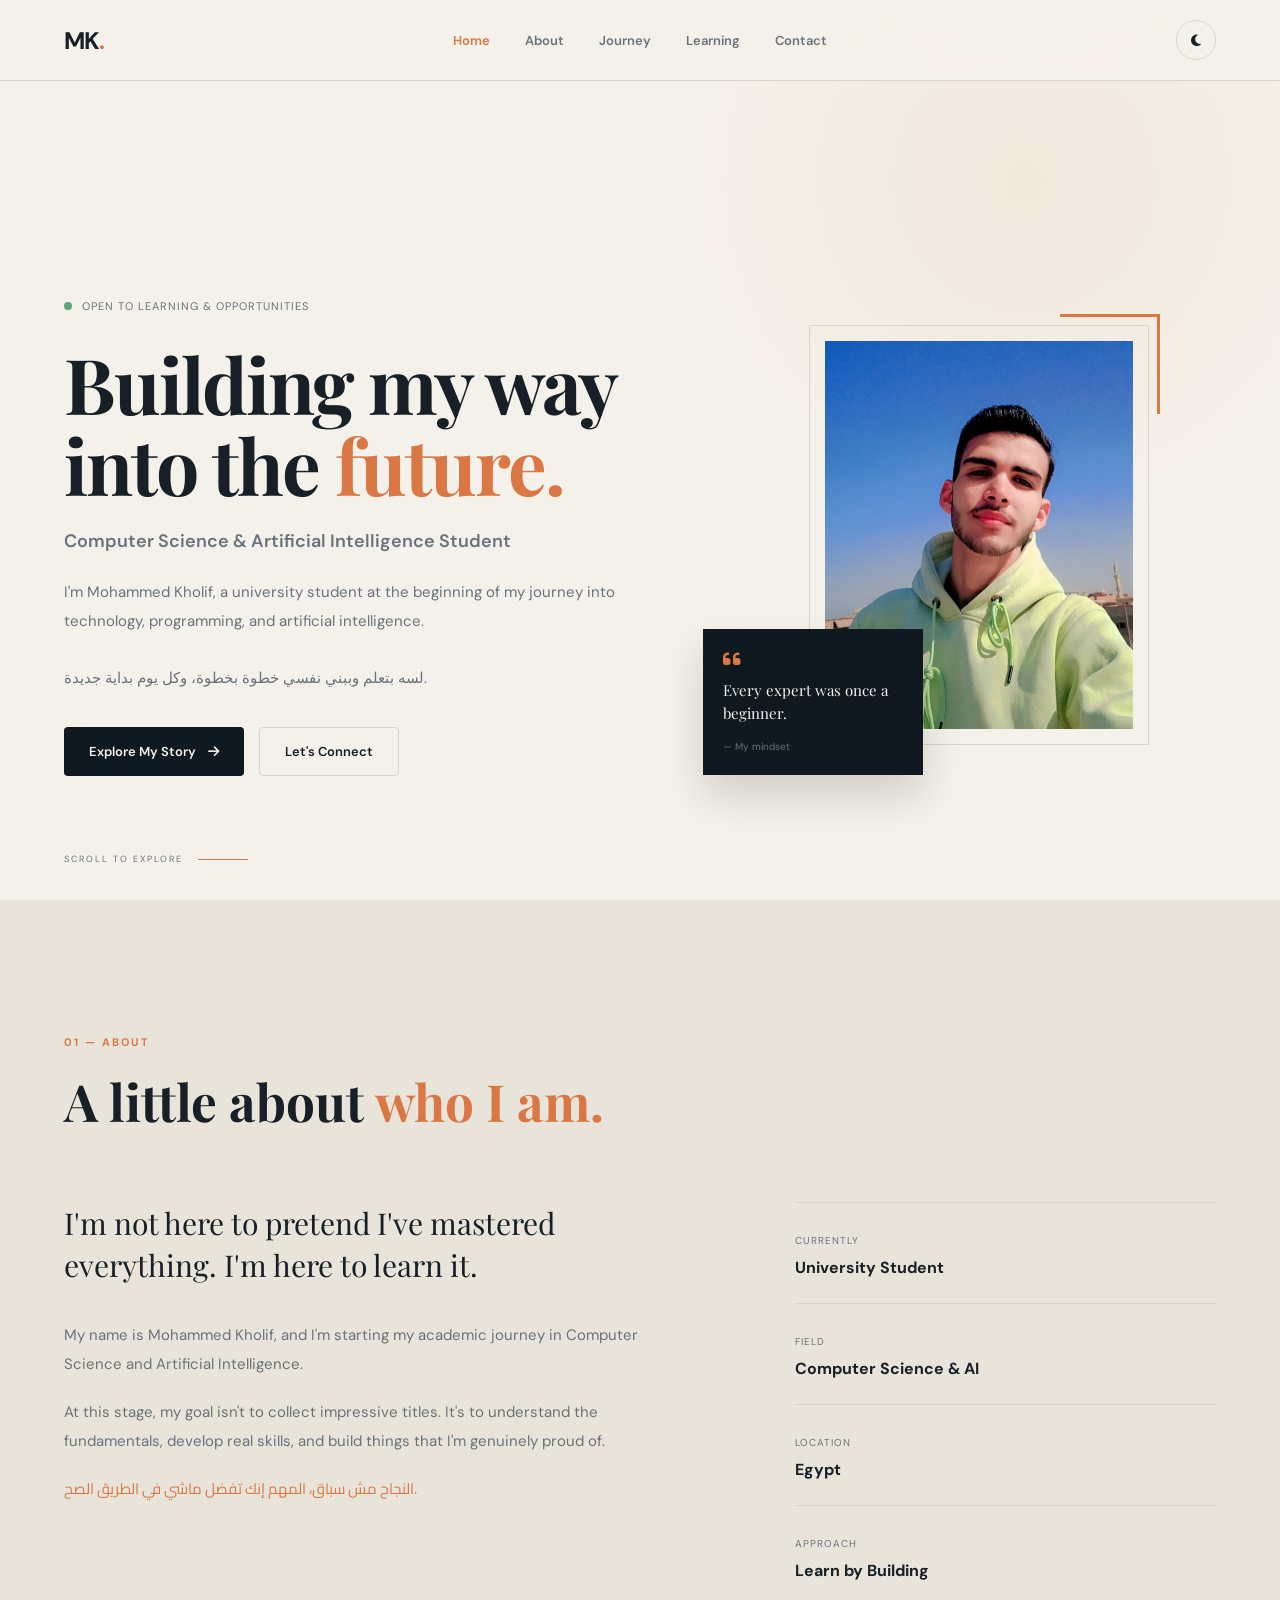
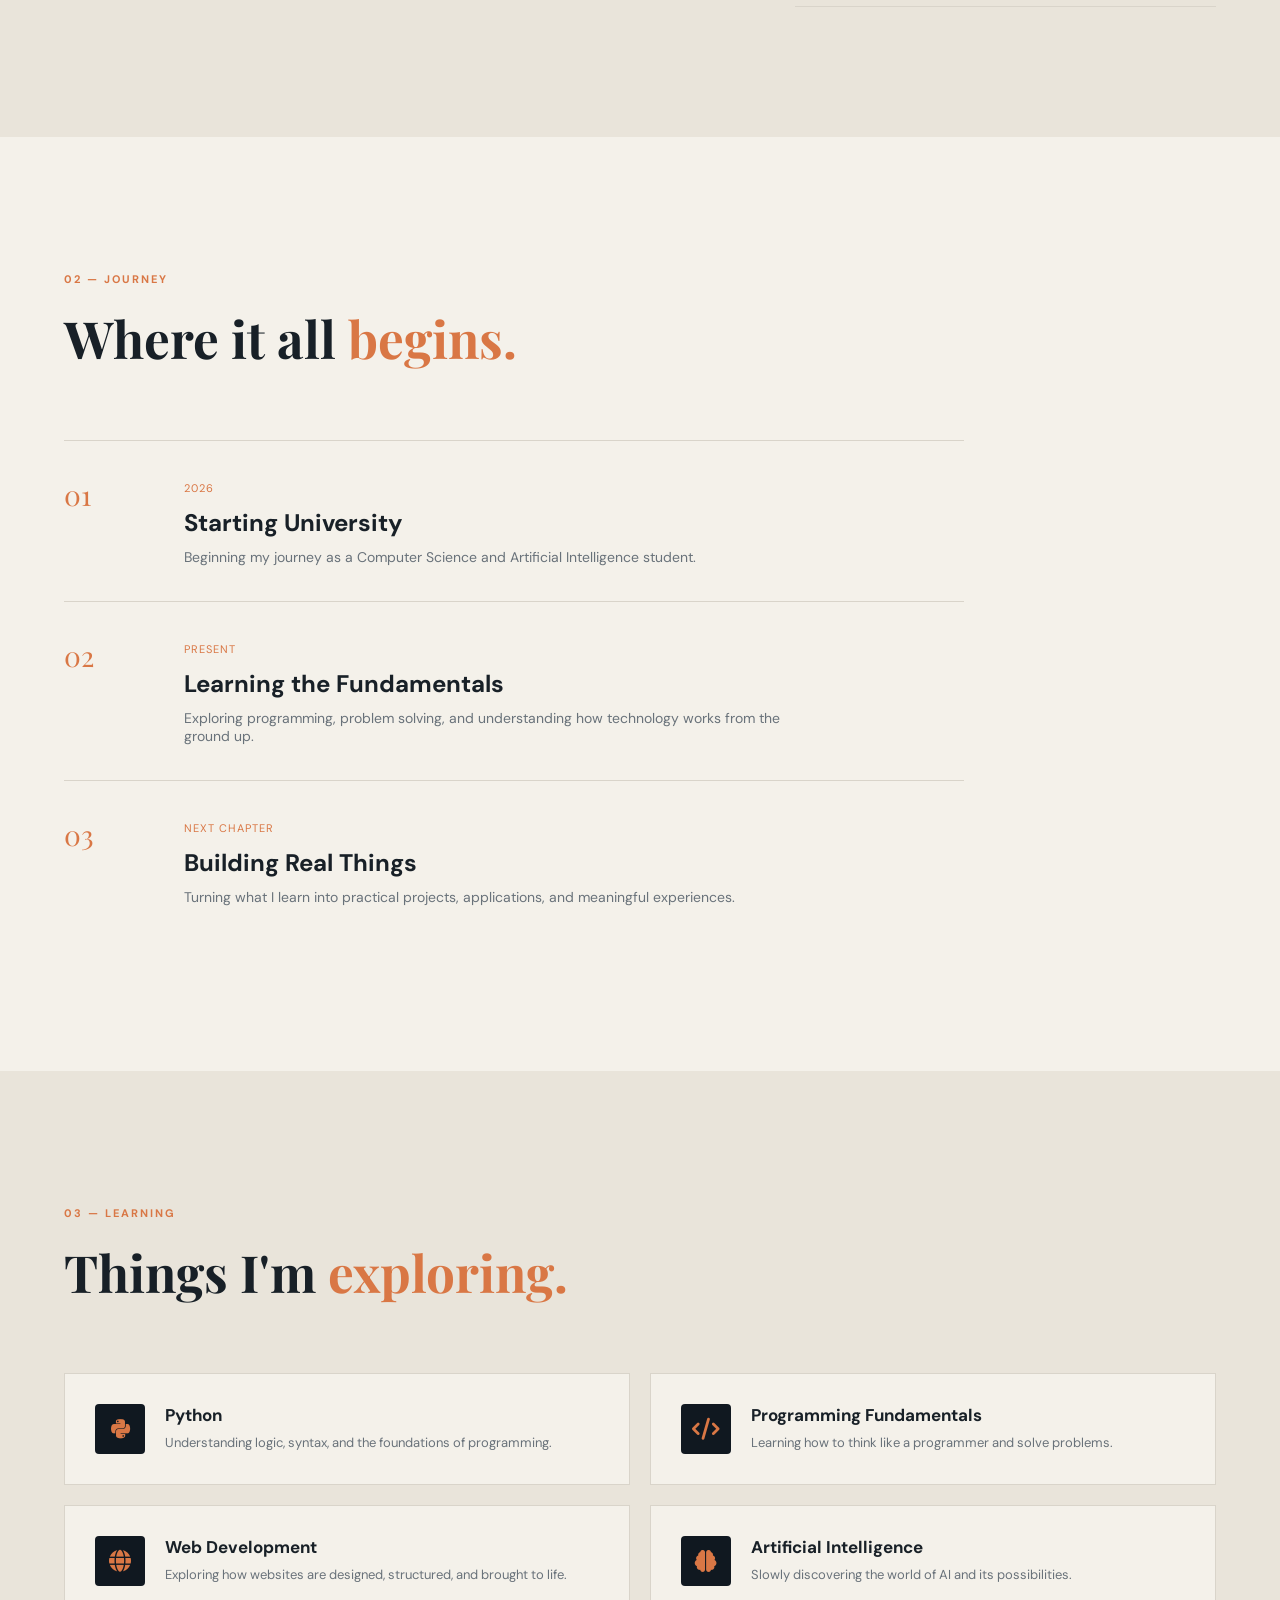
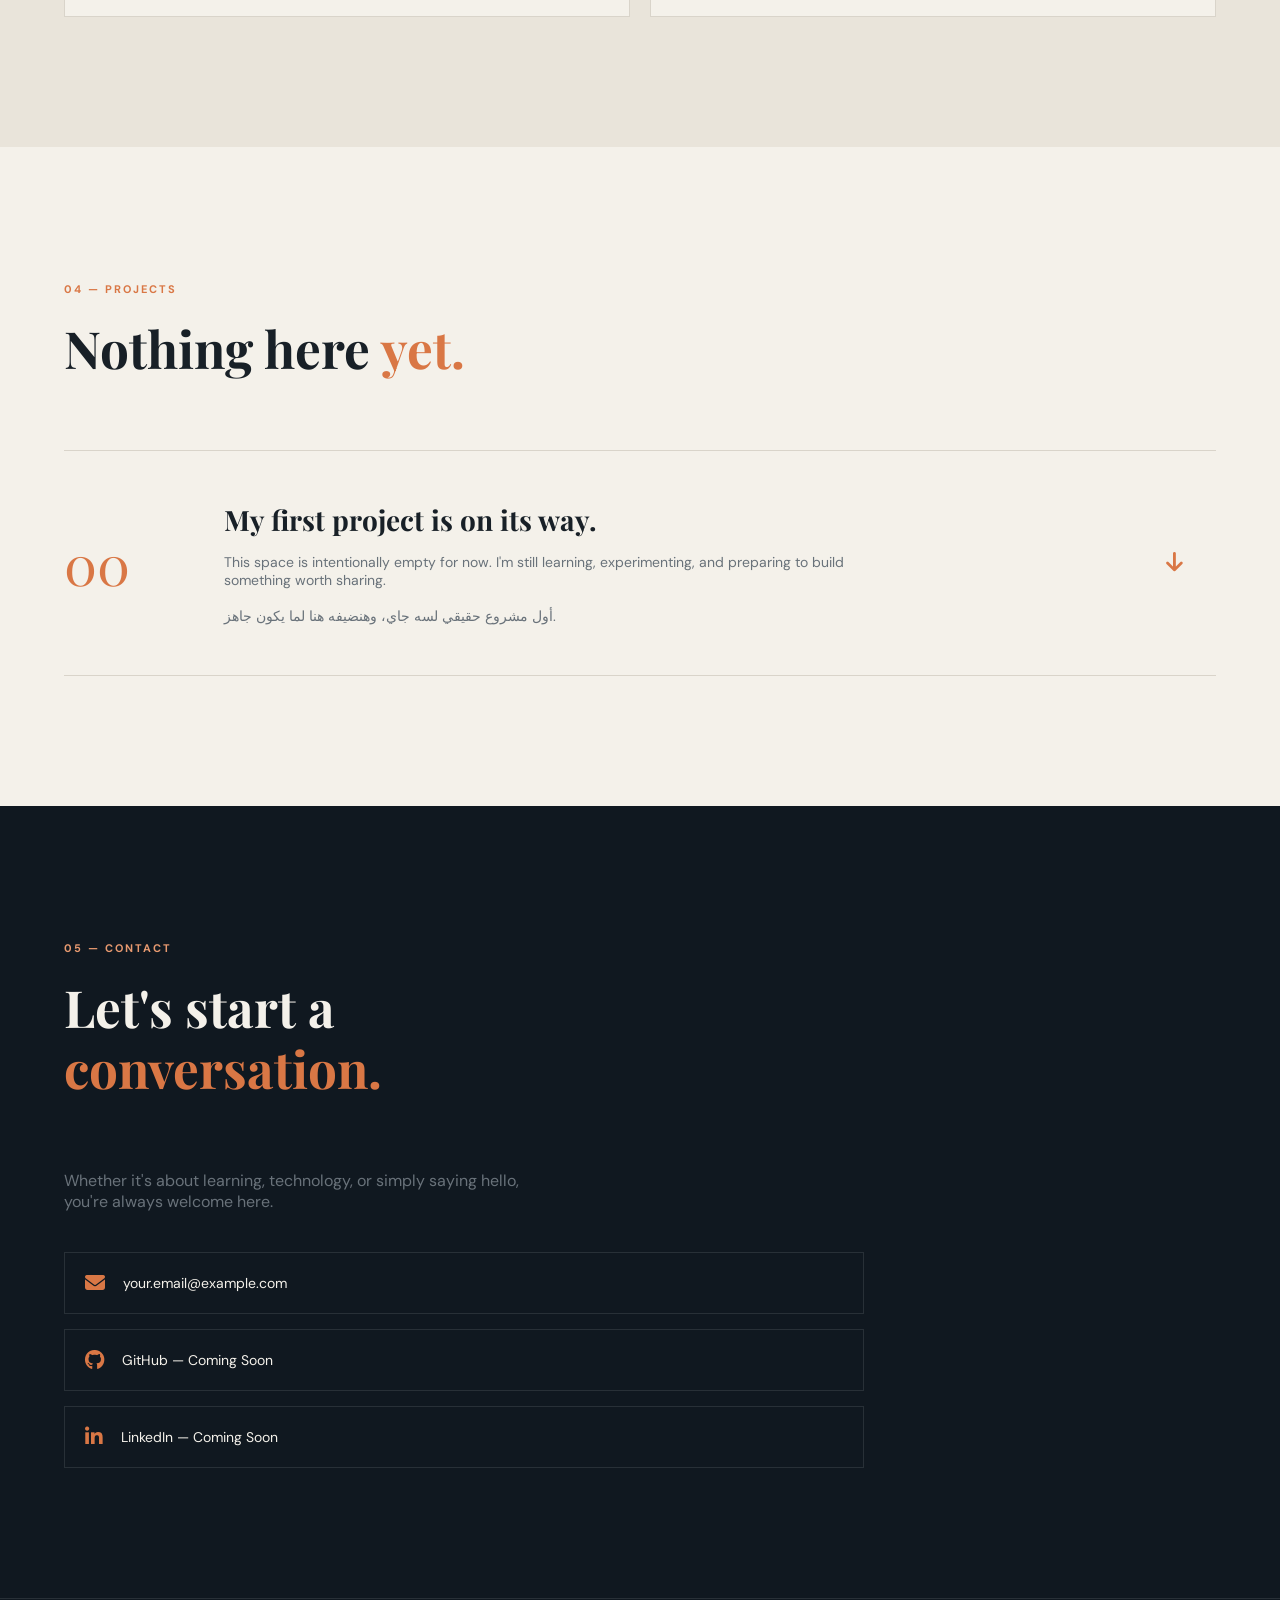
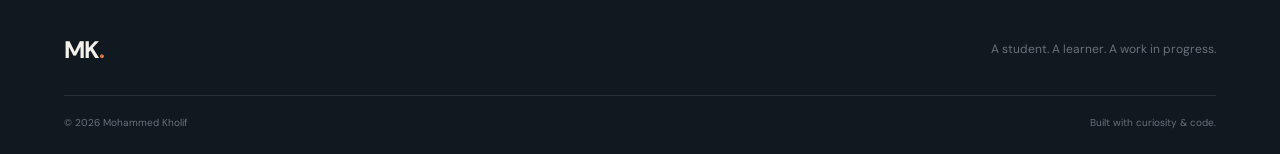
<file: Mohammed-Portfolio/index.html>
<!DOCTYPE html>
<html lang="en">

<head>

    <meta charset="UTF-8">
    <meta name="viewport" content="width=device-width, initial-scale=1.0">

    <title>Mohammed Kholif — Developer in Progress</title>

    <meta name="description"
        content="Mohammed Kholif | Computer Science & Artificial Intelligence Student">

    <link rel="preconnect" href="https://fonts.googleapis.com">
    <link rel="preconnect" href="https://fonts.gstatic.com" crossorigin>

    <link
        href="https://fonts.googleapis.com/css2?family=DM+Sans:wght@400;500;600;700&family=Playfair+Display:wght@600;700&family=Cairo:wght@400;500;600;700&display=swap"
        rel="stylesheet">

    <link rel="stylesheet"
        href="https://cdnjs.cloudflare.com/ajax/libs/font-awesome/6.5.2/css/all.min.css">

    <link rel="stylesheet" href="css/style.css">

</head>

<body>

    <!-- ================= HEADER ================= -->

    <header class="header">

        <div class="container navbar">

            <a href="#home" class="logo">
                MK<span>.</span>
            </a>


            <nav class="nav-menu" id="nav-menu">

                <a href="#home" class="nav-link active">Home</a>
                <a href="#about" class="nav-link">About</a>
                <a href="#journey" class="nav-link">Journey</a>
                <a href="#learning" class="nav-link">Learning</a>
                <a href="#contact" class="nav-link">Contact</a>

            </nav>


            <div class="nav-actions">

                <button class="theme-toggle" id="theme-toggle">
                    <i class="fa-solid fa-moon"></i>
                </button>

                <button class="menu-toggle" id="menu-toggle">
                    <i class="fa-solid fa-bars"></i>
                </button>

            </div>

        </div>

    </header>


    <!-- ================= HERO ================= -->

    <main>

        <section class="hero" id="home">

            <div class="container hero-container">

                <div class="hero-left">

                    <div class="availability">
                        <span></span>
                        Open to learning & opportunities
                    </div>


                    <h1>
                        Building my way
                        <br>
                        into the
                        <em>future.</em>
                    </h1>


                    <p class="hero-role">
                        Computer Science & Artificial Intelligence Student
                    </p>


                    <p class="hero-description">

                        I'm Mohammed Kholif, a university student at the beginning
                        of my journey into technology, programming, and artificial intelligence.

                        <br><br>

                        لسه بتعلم وببني نفسي خطوة بخطوة، وكل يوم بداية جديدة.

                    </p>


                    <div class="hero-actions">

                        <a href="#about" class="btn btn-dark">
                            Explore My Story
                            <i class="fa-solid fa-arrow-right"></i>
                        </a>

                        <a href="#contact" class="btn btn-outline">
                            Let's Connect
                        </a>

                    </div>

                </div>


                <div class="hero-right">

                    <div class="portrait-frame">

                        <div class="portrait-inner">

                            <img src="images/profile.jpg"
                                alt="Mohammed Kholif">

                        </div>

                        <div class="frame-decoration"></div>

                    </div>


                    <div class="floating-note">

                        <i class="fa-solid fa-quote-left"></i>

                        <p>
                            Every expert was once a beginner.
                        </p>

                        <span>— My mindset</span>

                    </div>

                </div>

            </div>


            <div class="scroll-indicator">

                <span>SCROLL TO EXPLORE</span>
                <div></div>

            </div>

        </section>


        <!-- ================= ABOUT ================= -->

        <section class="about section" id="about">

            <div class="container">

                <div class="section-top">

                    <span class="section-label">01 — About</span>

                    <h2>
                        A little about
                        <em>who I am.</em>
                    </h2>

                </div>


                <div class="about-layout">

                    <div class="about-main">

                        <p class="big-text">
                            I'm not here to pretend I've mastered everything.
                            I'm here to learn it.
                        </p>

                        <p>
                            My name is Mohammed Kholif, and I'm starting my academic
                            journey in Computer Science and Artificial Intelligence.
                        </p>

                        <p>
                            At this stage, my goal isn't to collect impressive titles.
                            It's to understand the fundamentals, develop real skills,
                            and build things that I'm genuinely proud of.
                        </p>

                        <p class="arabic-quote">
                            النجاح مش سباق، المهم إنك تفضل ماشي في الطريق الصح.
                        </p>

                    </div>


                    <div class="about-side">

                        <div class="info-item">

                            <span>Currently</span>

                            <h3>University Student</h3>

                        </div>


                        <div class="info-item">

                            <span>Field</span>

                            <h3>Computer Science & AI</h3>

                        </div>


                        <div class="info-item">

                            <span>Location</span>

                            <h3>Egypt</h3>

                        </div>


                        <div class="info-item">

                            <span>Approach</span>

                            <h3>Learn by Building</h3>

                        </div>

                    </div>

                </div>

            </div>

        </section>


        <!-- ================= JOURNEY ================= -->

        <section class="journey section" id="journey">

            <div class="container">

                <div class="section-top">

                    <span class="section-label">02 — Journey</span>

                    <h2>
                        Where it all
                        <em>begins.</em>
                    </h2>

                </div>


                <div class="journey-list">


                    <div class="journey-row">

                        <div class="journey-number">01</div>

                        <div class="journey-content">

                            <span>2026</span>

                            <h3>Starting University</h3>

                            <p>
                                Beginning my journey as a Computer Science and
                                Artificial Intelligence student.
                            </p>

                        </div>

                    </div>


                    <div class="journey-row">

                        <div class="journey-number">02</div>

                        <div class="journey-content">

                            <span>Present</span>

                            <h3>Learning the Fundamentals</h3>

                            <p>
                                Exploring programming, problem solving, and understanding
                                how technology works from the ground up.
                            </p>

                        </div>

                    </div>


                    <div class="journey-row">

                        <div class="journey-number">03</div>

                        <div class="journey-content">

                            <span>Next Chapter</span>

                            <h3>Building Real Things</h3>

                            <p>
                                Turning what I learn into practical projects,
                                applications, and meaningful experiences.
                            </p>

                        </div>

                    </div>

                </div>

            </div>

        </section>


        <!-- ================= LEARNING ================= -->

        <section class="learning section" id="learning">

            <div class="container">

                <div class="section-top">

                    <span class="section-label">03 — Learning</span>

                    <h2>
                        Things I'm
                        <em>exploring.</em>
                    </h2>

                </div>


                <div class="learning-grid">


                    <div class="learning-item">

                        <div class="learning-icon">
                            <i class="fa-brands fa-python"></i>
                        </div>

                        <div>

                            <h3>Python</h3>

                            <p>
                                Understanding logic, syntax, and the foundations
                                of programming.
                            </p>

                        </div>

                    </div>


                    <div class="learning-item">

                        <div class="learning-icon">
                            <i class="fa-solid fa-code"></i>
                        </div>

                        <div>

                            <h3>Programming Fundamentals</h3>

                            <p>
                                Learning how to think like a programmer and solve problems.
                            </p>

                        </div>

                    </div>


                    <div class="learning-item">

                        <div class="learning-icon">
                            <i class="fa-solid fa-globe"></i>
                        </div>

                        <div>

                            <h3>Web Development</h3>

                            <p>
                                Exploring how websites are designed, structured,
                                and brought to life.
                            </p>

                        </div>

                    </div>


                    <div class="learning-item">

                        <div class="learning-icon">
                            <i class="fa-solid fa-brain"></i>
                        </div>

                        <div>

                            <h3>Artificial Intelligence</h3>

                            <p>
                                Slowly discovering the world of AI and its possibilities.
                            </p>

                        </div>

                    </div>


                </div>

            </div>

        </section>


        <!-- ================= PROJECTS ================= -->

        <section class="projects section">

            <div class="container">

                <div class="section-top">

                    <span class="section-label">04 — Projects</span>

                    <h2>
                        Nothing here
                        <em>yet.</em>
                    </h2>

                </div>


                <div class="projects-empty">

                    <div class="empty-number">
                        00
                    </div>

                    <div class="empty-content">

                        <h3>My first project is on its way.</h3>

                        <p>
                            This space is intentionally empty for now.
                            I'm still learning, experimenting, and preparing
                            to build something worth sharing.

                            <br><br>

                            أول مشروع حقيقي لسه جاي، وهنضيفه هنا لما يكون جاهز.

                        </p>

                    </div>

                    <div class="empty-arrow">
                        <i class="fa-solid fa-arrow-down"></i>
                    </div>

                </div>

            </div>

        </section>


        <!-- ================= CONTACT ================= -->

        <section class="contact section" id="contact">

            <div class="container">

                <div class="contact-wrapper">

                    <div class="section-top">

                        <span class="section-label">05 — Contact</span>

                        <h2>
                            Let's start a
                            <em>conversation.</em>
                        </h2>

                    </div>


                    <p class="contact-description">
                        Whether it's about learning, technology, or simply saying hello,
                        you're always welcome here.
                    </p>


                    <div class="contact-links">

                        <a href="mailto:your.email@example.com">

                            <i class="fa-solid fa-envelope"></i>

                            <span>your.email@example.com</span>

                        </a>


                        <a href="#" target="_blank">

                            <i class="fa-brands fa-github"></i>

                            <span>GitHub — Coming Soon</span>

                        </a>


                        <a href="#" target="_blank">

                            <i class="fa-brands fa-linkedin-in"></i>

                            <span>LinkedIn — Coming Soon</span>

                        </a>

                    </div>

                </div>

            </div>

        </section>

    </main>


    <!-- ================= FOOTER ================= -->

    <footer class="footer">

        <div class="container footer-container">

            <div class="footer-top">

                <a href="#home" class="logo">
                    MK<span>.</span>
                </a>

                <p>
                    A student. A learner. A work in progress.
                </p>

            </div>


            <div class="footer-bottom">

                <span>© 2026 Mohammed Kholif</span>

                <span>Built with curiosity & code.</span>

            </div>

        </div>

    </footer>


    <script src="js/script.js"></script>

</body>

</html>
</file>
<file: Mohammed-Portfolio/css/style.css>
/* ================= ROOT ================= */

:root {

    --cream: #f4f1ea;
    --cream-dark: #e9e4da;

    --navy: #101820;
    --navy-light: #17232d;

    --orange: #d97745;
    --orange-light: #e89a70;

    --text: #182027;
    --text-light: #69727a;

    --border: #d9d4ca;

    --transition: 0.4s ease;

}


/* ================= DARK MODE ================= */

body.dark-mode {

    --cream: #101820;
    --cream-dark: #17232d;

    --navy: #f4f1ea;
    --navy-light: #e9e4da;

    --orange: #e89a70;
    --orange-light: #f1b28f;

    --text: #f4f1ea;
    --text-light: #aab3ba;

    --border: #293641;

}


/* ================= RESET ================= */

* {
    margin: 0;
    padding: 0;
    box-sizing: border-box;
}

html {
    scroll-behavior: smooth;
}

body {
    background: var(--cream);
    color: var(--text);
    font-family: 'DM Sans', sans-serif;
    transition: background 0.4s ease, color 0.4s ease;
    overflow-x: hidden;
}

a {
    text-decoration: none;
    color: inherit;
}

button {
    font-family: inherit;
}

.container {
    width: 90%;
    max-width: 1180px;
    margin: auto;
}

.section {
    padding: 130px 0;
}


/* ================= HEADER ================= */

.header {
    position: fixed;
    top: 0;
    width: 100%;
    z-index: 999;

    background: rgba(244, 241, 234, 0.85);
    backdrop-filter: blur(15px);

    border-bottom: 1px solid var(--border);

    transition: background 0.4s;
}

.dark-mode .header {
    background: rgba(16, 24, 32, 0.85);
}

.navbar {
    height: 80px;

    display: flex;
    align-items: center;
    justify-content: space-between;
}

.logo {
    font-size: 24px;
    font-weight: 700;
    letter-spacing: -1px;
}

.logo span {
    color: var(--orange);
}

.nav-menu {
    display: flex;
    gap: 35px;
}

.nav-link {
    font-size: 13px;
    font-weight: 600;
    color: var(--text-light);
    transition: var(--transition);
}

.nav-link:hover,
.nav-link.active {
    color: var(--orange);
}

.nav-actions {
    display: flex;
    gap: 12px;
}

.theme-toggle,
.menu-toggle {
    width: 40px;
    height: 40px;

    border: 1px solid var(--border);
    border-radius: 50%;

    background: transparent;
    color: var(--text);

    cursor: pointer;
    transition: var(--transition);
}

.theme-toggle:hover,
.menu-toggle:hover {
    background: var(--orange);
    color: white;
    border-color: var(--orange);
}

.menu-toggle {
    display: none;
}


/* ================= HERO ================= */

.hero {
    min-height: 100vh;
    padding-top: 170px;
    position: relative;

    display: flex;
    align-items: center;

    background:
        radial-gradient(circle at 80% 20%, rgba(217, 119, 69, 0.08), transparent 30%);
}

.hero-container {
    display: grid;
    grid-template-columns: 1.1fr 0.9fr;
    gap: 100px;
    align-items: center;
}

.availability {
    display: inline-flex;
    align-items: center;
    gap: 10px;

    font-size: 11px;
    letter-spacing: 1px;
    text-transform: uppercase;

    color: var(--text-light);

    margin-bottom: 30px;
}

.availability span {
    width: 8px;
    height: 8px;
    background: #5ca77b;
    border-radius: 50%;
}

.hero h1 {
    font-family: 'Playfair Display', serif;
    font-size: clamp(48px, 6vw, 82px);
    line-height: 1.05;
    font-weight: 700;
    letter-spacing: -2px;

    margin-bottom: 25px;
}

.hero h1 em {
    color: var(--orange);
    font-style: normal;
}

.hero-role {
    font-size: 18px;
    font-weight: 600;
    color: var(--text-light);
    margin-bottom: 25px;
}

.hero-description {
    max-width: 560px;
    color: var(--text-light);
    font-size: 15px;
    line-height: 1.9;
    margin-bottom: 35px;
}

.hero-actions {
    display: flex;
    gap: 15px;
}

.btn {
    display: inline-flex;
    align-items: center;
    gap: 12px;

    padding: 15px 25px;
    border-radius: 4px;

    font-size: 13px;
    font-weight: 600;

    transition: var(--transition);
}

.btn-dark {
    background: var(--navy);
    color: var(--cream);
}

.btn-dark:hover {
    background: var(--orange);
    transform: translateY(-4px);
}

.btn-outline {
    border: 1px solid var(--border);
}

.btn-outline:hover {
    border-color: var(--orange);
    color: var(--orange);
}


/* ================= HERO IMAGE ================= */

.hero-right {
    position: relative;
    display: flex;
    justify-content: center;
}

.portrait-frame {
    width: 340px;
    height: 420px;

    border: 1px solid var(--border);

    padding: 15px;
    position: relative;
}

.portrait-inner {
    width: 100%;
    height: 100%;
    overflow: hidden;
}

.portrait-inner img {
    width: 100%;
    height: 100%;
    object-fit: cover;
}

.frame-decoration {
    position: absolute;

    width: 100px;
    height: 100px;

    border-top: 3px solid var(--orange);
    border-right: 3px solid var(--orange);

    top: -12px;
    right: -12px;
}

.floating-note {
    position: absolute;

    bottom: -30px;
    left: -40px;

    background: var(--navy);
    color: var(--cream);

    padding: 20px;
    width: 220px;

    box-shadow: 0 20px 40px rgba(0, 0, 0, 0.15);
}

.floating-note i {
    color: var(--orange);
    font-size: 20px;
    margin-bottom: 10px;
}

.floating-note p {
    font-family: 'Playfair Display', serif;
    font-size: 15px;
    line-height: 1.5;
    margin-bottom: 10px;
}

.floating-note span {
    font-size: 10px;
    color: var(--text-light);
}

.scroll-indicator {
    position: absolute;
    bottom: 35px;
    left: 5%;

    display: flex;
    align-items: center;
    gap: 15px;

    color: var(--text-light);
    font-size: 9px;
    letter-spacing: 2px;
}

.scroll-indicator div {
    width: 50px;
    height: 1px;
    background: var(--orange);
}


/* ================= SECTION HEADING ================= */

.section-top {
    margin-bottom: 70px;
}

.section-label {
    color: var(--orange);
    font-size: 11px;
    font-weight: 700;
    letter-spacing: 2px;
    text-transform: uppercase;
}

.section-top h2 {
    font-family: 'Playfair Display', serif;
    font-size: clamp(38px, 4vw, 58px);
    line-height: 1.2;
    margin-top: 20px;
    max-width: 600px;
}

.section-top h2 em {
    color: var(--orange);
    font-style: normal;
}


/* ================= ABOUT ================= */

.about {
    background: var(--cream-dark);
}

.about-layout {
    display: grid;
    grid-template-columns: 1.2fr 0.8fr;
    gap: 100px;
}

.about-main {
    max-width: 650px;
}

.about-main p {
    color: var(--text-light);
    font-size: 15px;
    line-height: 1.9;
    margin-bottom: 20px;
}

.about-main .big-text {
    font-family: 'Playfair Display', serif;
    font-size: 30px;
    line-height: 1.4;
    color: var(--text);
    margin-bottom: 35px;
}

.arabic-quote {
    font-family: 'Cairo', sans-serif;
    color: var(--orange) !important;
    font-size: 15px !important;
}

.about-side {
    border-top: 1px solid var(--border);
}

.info-item {
    padding: 25px 0;
    border-bottom: 1px solid var(--border);
}

.info-item span {
    font-size: 10px;
    color: var(--text-light);
    text-transform: uppercase;
    letter-spacing: 1px;
}

.info-item h3 {
    font-size: 16px;
    margin-top: 8px;
}


/* ================= JOURNEY ================= */

.journey-list {
    max-width: 900px;
}

.journey-row {
    display: grid;
    grid-template-columns: 80px 1fr;
    gap: 40px;

    padding: 35px 0;
    border-top: 1px solid var(--border);
}

.journey-number {
    font-family: 'Playfair Display', serif;
    font-size: 28px;
    color: var(--orange);
}

.journey-content span {
    color: var(--orange);
    font-size: 11px;
    letter-spacing: 1px;
    text-transform: uppercase;
}

.journey-content h3 {
    font-size: 24px;
    margin: 10px 0;
}

.journey-content p {
    color: var(--text-light);
    font-size: 14px;
    max-width: 600px;
}


/* ================= LEARNING ================= */

.learning {
    background: var(--cream-dark);
}

.learning-grid {
    display: grid;
    grid-template-columns: repeat(2, 1fr);
    gap: 20px;
}

.learning-item {
    display: flex;
    gap: 20px;

    padding: 30px;

    background: var(--cream);
    border: 1px solid var(--border);

    transition: var(--transition);
}

.learning-item:hover {
    border-color: var(--orange);
    transform: translateY(-5px);
}

.learning-icon {
    width: 50px;
    height: 50px;

    display: flex;
    align-items: center;
    justify-content: center;

    background: var(--navy);
    color: var(--orange);

    border-radius: 4px;
    flex-shrink: 0;

    font-size: 22px;
}

.learning-item h3 {
    font-size: 17px;
    margin-bottom: 8px;
}

.learning-item p {
    font-size: 13px;
    color: var(--text-light);
}


/* ================= PROJECTS ================= */

.projects-empty {
    display: grid;
    grid-template-columns: 120px 1fr 50px;
    gap: 40px;
    align-items: center;

    border-top: 1px solid var(--border);
    border-bottom: 1px solid var(--border);

    padding: 50px 0;
}

.empty-number {
    font-family: 'Playfair Display', serif;
    font-size: 55px;
    color: var(--orange);
}

.empty-content h3 {
    font-family: 'Playfair Display', serif;
    font-size: 28px;
    margin-bottom: 15px;
}

.empty-content p {
    color: var(--text-light);
    font-size: 14px;
    max-width: 650px;
}

.empty-arrow {
    color: var(--orange);
    font-size: 22px;
}


/* ================= CONTACT ================= */

.contact {
    background: var(--navy);
    color: var(--cream);
}

.contact .section-label {
    color: var(--orange-light);
}

.contact-wrapper {
    max-width: 800px;
}

.contact .section-top h2 {
    color: var(--cream);
}

.contact-description {
    color: var(--text-light);
    max-width: 500px;
    margin-bottom: 40px;
}

.contact-links {
    display: flex;
    flex-direction: column;
    gap: 15px;
}

.contact-links a {
    display: flex;
    align-items: center;
    gap: 18px;

    padding: 20px;

    border: 1px solid rgba(255,255,255,0.1);

    transition: var(--transition);
}

.contact-links a:hover {
    border-color: var(--orange);
    color: var(--orange-light);
    transform: translateX(8px);
}

.contact-links i {
    color: var(--orange);
    font-size: 20px;
}

.contact-links span {
    font-size: 14px;
}


/* ================= FOOTER ================= */

.footer {
    background: var(--navy);
    color: var(--cream);

    border-top: 1px solid rgba(255,255,255,0.1);

    padding: 35px 0 25px;
}

.footer-top {
    display: flex;
    justify-content: space-between;
    align-items: center;
    padding-bottom: 30px;
}

.footer-top p {
    font-size: 12px;
    color: var(--text-light);
}

.footer-bottom {
    border-top: 1px solid rgba(255,255,255,0.1);
    padding-top: 20px;

    display: flex;
    justify-content: space-between;

    font-size: 10px;
    color: var(--text-light);
}


/* ================= RESPONSIVE ================= */

@media (max-width: 992px) {

    .hero-container {
        gap: 50px;
    }

    .about-layout {
        gap: 50px;
    }

}


@media (max-width: 768px) {

    .section {
        padding: 90px 0;
    }

    .navbar {
        height: 70px;
    }

    .nav-menu {
        position: fixed;
        top: 70px;
        right: -100%;

        width: 75%;
        height: calc(100vh - 70px);

        background: var(--cream);

        display: flex;
        flex-direction: column;
        align-items: center;

        padding-top: 50px;
        gap: 30px;

        transition: 0.4s;

        border-left: 1px solid var(--border);
    }

    .nav-menu.active {
        right: 0;
    }

    .menu-toggle {
        display: block;
    }

    .hero {
        padding-top: 120px;
    }

    .hero-container {
        grid-template-columns: 1fr;
        text-align: center;
    }

    .hero-left {
        order: 2;
    }

    .hero-right {
        order: 1;
    }

    .hero h1 {
        font-size: 50px;
    }

    .hero-description {
        margin-left: auto;
        margin-right: auto;
    }

    .hero-actions {
        justify-content: center;
        flex-wrap: wrap;
    }

    .availability {
        justify-content: center;
    }

    .portrait-frame {
        width: 280px;
        height: 350px;
    }

    .floating-note {
        left: 0;
        bottom: -25px;
    }

    .scroll-indicator {
        display: none;
    }

    .about-layout {
        grid-template-columns: 1fr;
    }

    .learning-grid {
        grid-template-columns: 1fr;
    }

    .projects-empty {
        grid-template-columns: 60px 1fr;
        gap: 25px;
    }

    .empty-arrow {
        display: none;
    }

    .footer-top,
    .footer-bottom {
        flex-direction: column;
        gap: 15px;
        text-align: center;
    }

}


@media (max-width: 480px) {

    .container {
        width: 88%;
    }

    .hero h1 {
        font-size: 40px;
    }

    .hero-role {
        font-size: 15px;
    }

    .hero-actions {
        flex-direction: column;
    }

    .btn {
        justify-content: center;
    }

    .journey-row {
        grid-template-columns: 45px 1fr;
        gap: 20px;
    }

    .learning-item {
        padding: 20px;
    }

    .projects-empty {
        grid-template-columns: 1fr;
        text-align: center;
    }

    .empty-number {
        font-size: 45px;
    }

}
</file>
